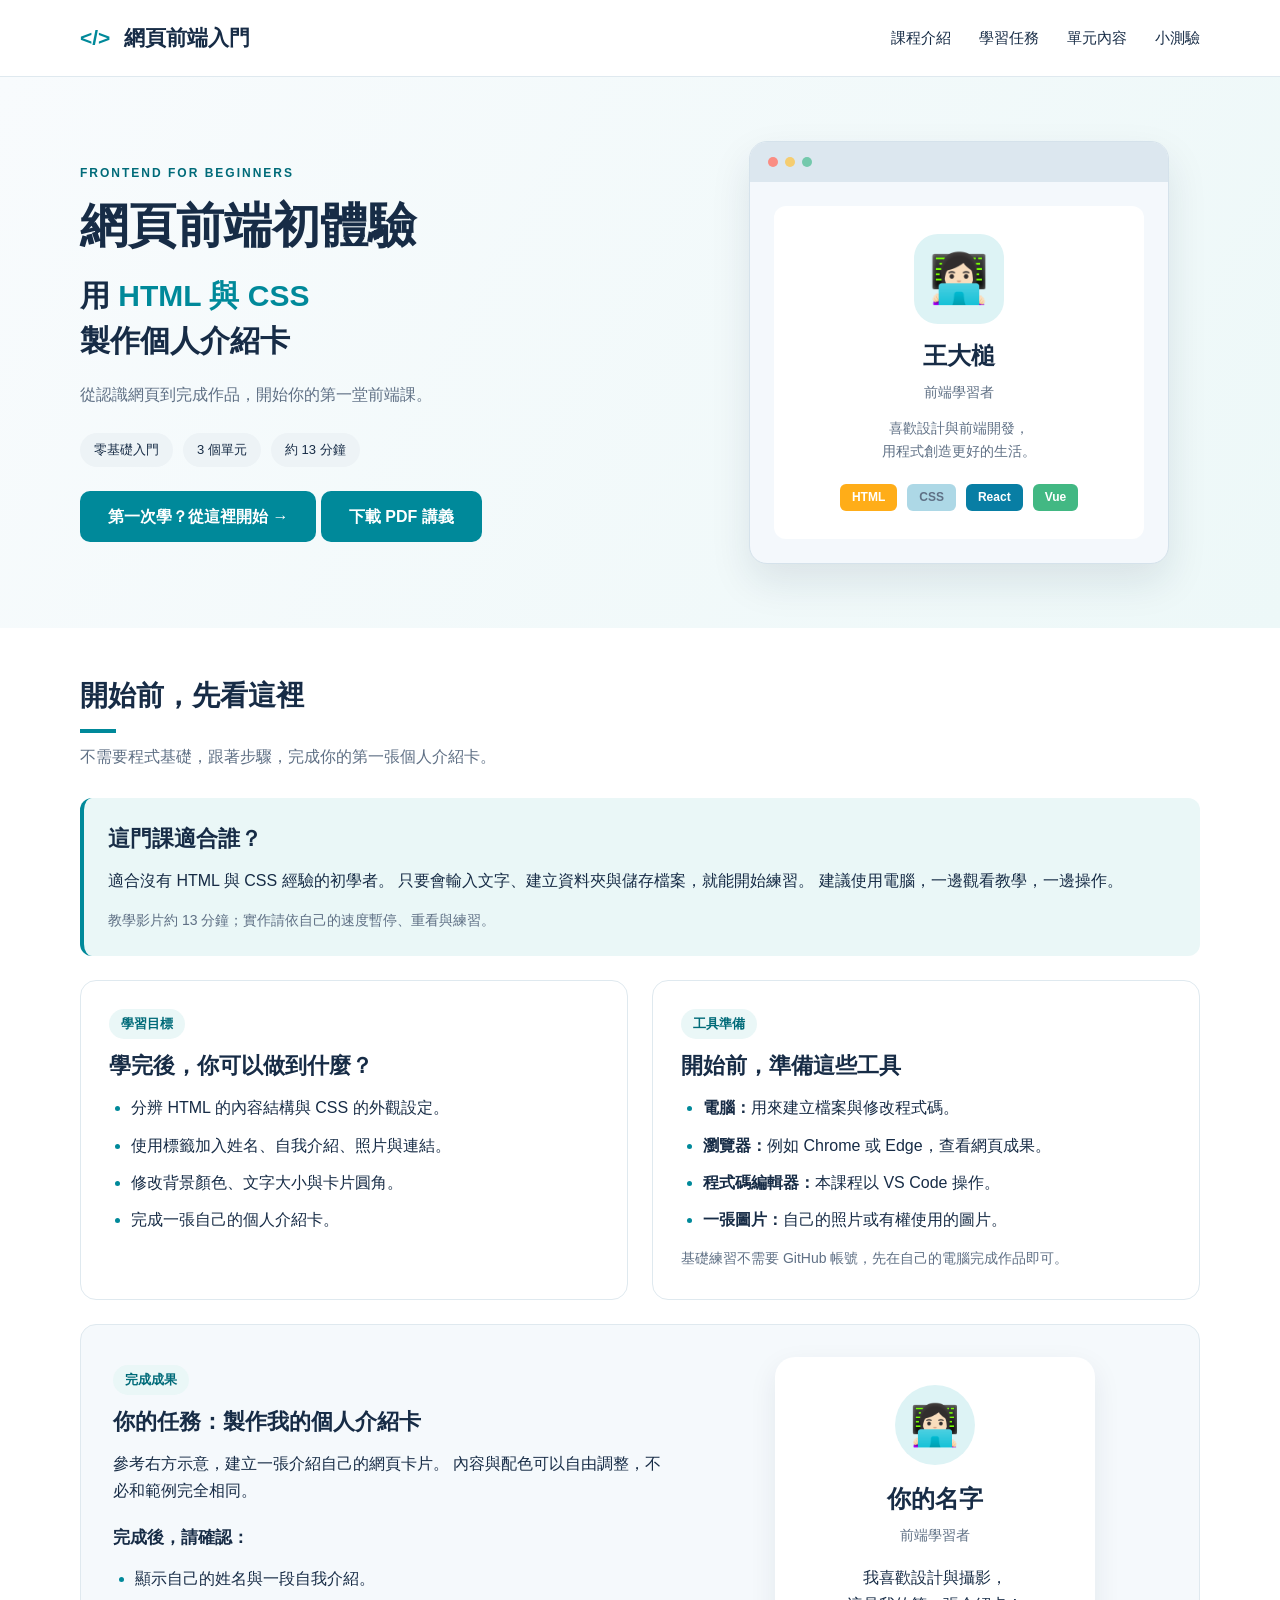
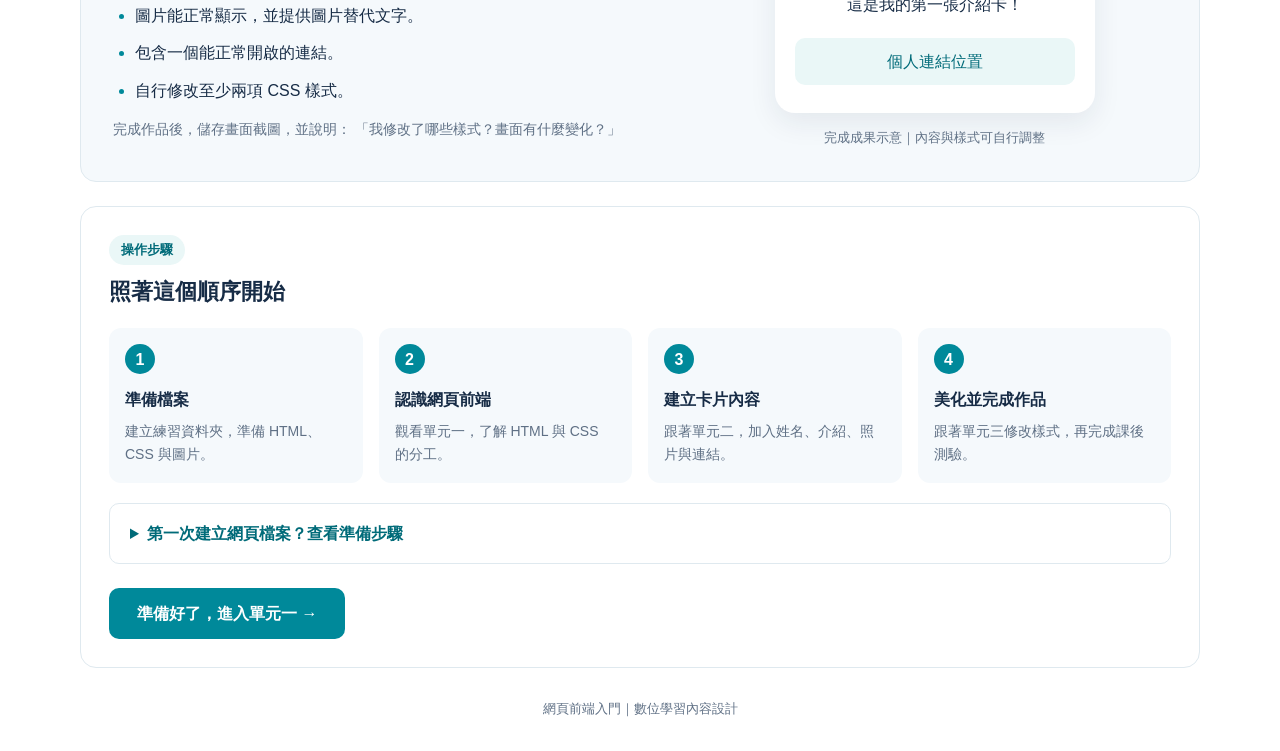
<file: index.html>
<!doctype html>
<html lang="zh-Hant">
  <head>
    <meta charset="UTF-8" />
    <meta name="viewport" content="width=device-width, initial-scale=1.0" />
    <title>網頁前端初體驗</title>
    <link rel="stylesheet" href="index.css" />
  </head>

  <body>
    <header class="header">
      <nav class="container navbar" aria-label="主要導覽">
        <a class="logo" href="#home"> <span>&lt;/&gt;</span> 網頁前端入門 </a>

        <div class="nav-links">
          <a href="#home">課程介紹</a>
          <a href="./TaskPage/Task.html">學習任務</a>
          <a href="./LessonPage/Lessons.html">單元內容</a>
          <a href="./TestPage/Test.html">小測驗</a>
        </div>
      </nav>
    </header>

    <main>
      <!-- 課程介紹 -->
      <section class="hero" id="home">
        <div class="container hero-layout">
          <div>
            <p class="eyebrow">FRONTEND FOR BEGINNERS</p>
            <h1>網頁前端初體驗</h1>
            <h2>用 <span>HTML 與 CSS</span><br />製作個人介紹卡</h2>
            <p class="hero-description">從認識網頁到完成作品，開始你的第一堂前端課。</p>

            <div class="tags">
              <span>零基礎入門</span>
              <span>3 個單元</span>
              <span>約 13 分鐘</span>
            </div>
            <a class="button" href="#start">第一次學？從這裡開始 →</a>
            <a class="button" href="file/course.pdf" download> 下載 PDF 講義 </a>
          </div>

          <!-- 用 HTML 與 CSS 製作的示範卡片 -->
          <div class="browser-preview">
            <div class="browser-bar"><span></span><span></span><span></span></div>

            <div class="profile-preview">
              <div class="avatar" aria-hidden="true">👩🏻‍💻</div>
              <h3>王大槌</h3>
              <p class="profile-label">前端學習者</p>
              <p>喜歡設計與前端開發，<br />用程式創造更好的生活。</p>
              <div class="code-tags">
                <span class="orange">HTML</span>
                <span class="blue">CSS</span>
                <span class="purple">React</span>
                <span class="green">Vue</span>
              </div>
            </div>
          </div>
        </div>
      </section>

      <!-- 新手學習指引 -->
      <section class="container beginner-guide" id="start" aria-labelledby="guide-title">
        <div class="section-heading">
          <h2 id="guide-title">開始前，先看這裡</h2>
          <p>不需要程式基礎，跟著步驟，完成你的第一張個人介紹卡。</p>
        </div>

        <!-- 課程對象與先備條件 -->
        <div class="guide-notice">
          <h3>這門課適合誰？</h3>
          <p>
            適合沒有 HTML 與 CSS 經驗的初學者。 只要會輸入文字、建立資料夾與儲存檔案，就能開始練習。
            建議使用電腦，一邊觀看教學，一邊操作。
          </p>
          <p class="guide-time">教學影片約 13 分鐘；實作請依自己的速度暫停、重看與練習。</p>
        </div>

        <div class="guide-grid">
          <!-- 學習目標 -->
          <article class="guide-panel">
            <span class="guide-tag">學習目標</span>
            <h3>學完後，你可以做到什麼？</h3>

            <ul class="guide-list">
              <li>分辨 HTML 的內容結構與 CSS 的外觀設定。</li>
              <li>使用標籤加入姓名、自我介紹、照片與連結。</li>
              <li>修改背景顏色、文字大小與卡片圓角。</li>
              <li>完成一張自己的個人介紹卡。</li>
            </ul>
          </article>

          <!-- 工具準備 -->
          <article class="guide-panel">
            <span class="guide-tag">工具準備</span>
            <h3>開始前，準備這些工具</h3>

            <ul class="guide-list">
              <li><strong>電腦：</strong>用來建立檔案與修改程式碼。</li>
              <li><strong>瀏覽器：</strong>例如 Chrome 或 Edge，查看網頁成果。</li>
              <li><strong>程式碼編輯器：</strong>本課程以 VS Code 操作。</li>
              <li><strong>一張圖片：</strong>自己的照片或有權使用的圖片。</li>
            </ul>

            <p class="guide-note">基礎練習不需要 GitHub 帳號，先在自己的電腦完成作品即可。</p>
          </article>
        </div>

        <!-- 預期成果 -->
        <article class="guide-outcome">
          <div class="guide-outcome-copy">
            <span class="guide-tag">完成成果</span>
            <h3>你的任務：製作我的個人介紹卡</h3>
            <p>
              參考右方示意，建立一張介紹自己的網頁卡片。
              內容與配色可以自由調整，不必和範例完全相同。
            </p>

            <h4>完成後，請確認：</h4>
            <ul class="guide-list">
              <li>顯示自己的姓名與一段自我介紹。</li>
              <li>圖片能正常顯示，並提供圖片替代文字。</li>
              <li>包含一個能正常開啟的連結。</li>
              <li>自行修改至少兩項 CSS 樣式。</li>
            </ul>

            <p class="guide-note">
              完成作品後，儲存畫面截圖，並說明： 「我修改了哪些樣式？畫面有什麼變化？」
            </p>
          </div>

          <!-- 不需額外圖片檔的成果示意 -->
          <figure class="guide-preview">
            <div class="guide-demo-card">
              <div class="guide-demo-avatar" aria-hidden="true">👩🏻‍💻</div>
              <h4>你的名字</h4>
              <p class="guide-demo-role">前端學習者</p>
              <p>我喜歡設計與攝影，<br />這是我的第一張介紹卡！</p>
              <span class="guide-demo-link">個人連結位置</span>
            </div>
            <figcaption>完成成果示意｜內容與樣式可自行調整</figcaption>
          </figure>
        </article>

        <!-- 操作順序 -->
        <article class="guide-panel guide-process">
          <span class="guide-tag">操作步驟</span>
          <h3>照著這個順序開始</h3>

          <ol class="guide-steps">
            <li>
              <strong>準備檔案</strong>
              <p>建立練習資料夾，準備 HTML、CSS 與圖片。</p>
            </li>
            <li>
              <strong>認識網頁前端</strong>
              <p>觀看單元一，了解 HTML 與 CSS 的分工。</p>
            </li>
            <li>
              <strong>建立卡片內容</strong>
              <p>跟著單元二，加入姓名、介紹、照片與連結。</p>
            </li>
            <li>
              <strong>美化並完成作品</strong>
              <p>跟著單元三修改樣式，再完成課後測驗。</p>
            </li>
          </ol>

          <!-- 可展開的零基礎操作說明 -->
          <details class="guide-help">
            <summary>第一次建立網頁檔案？查看準備步驟</summary>

            <ol>
              <li>在電腦上建立一個資料夾，命名為 my-card。</li>
              <li>開啟 VS Code，透過「開啟資料夾」選取 my-card。</li>
              <li>在資料夾內新增 <code>index.html</code> 與 <code>style.css</code> 兩個檔案。</li>
              <li>
                將圖片放入同一個資料夾。若使用 JPG 圖片， 可以命名為 <code>avatar.jpg</code>；
                其他格式請保留正確副檔名，並在 HTML 使用一致的檔名。
              </li>
              <li>
                跟著單元教學輸入程式碼並儲存， 再用瀏覽器開啟 <code>index.html</code> 查看成果。
              </li>
            </ol>

            <p>
              每次修改後，記得先儲存檔案，再重新整理瀏覽器。
              目前只要在電腦開啟網頁，不需要先發布到網路。
            </p>
          </details>

          <div class="guide-actions">
            <a class="button" href="./LessonPage/Lessons.html">準備好了，進入單元一 →</a>
          </div>
        </article>
      </section>
    </main>

    <footer class="footer">
      <p>網頁前端入門｜數位學習內容設計</p>
    </footer>
  </body>
</html>
</file>
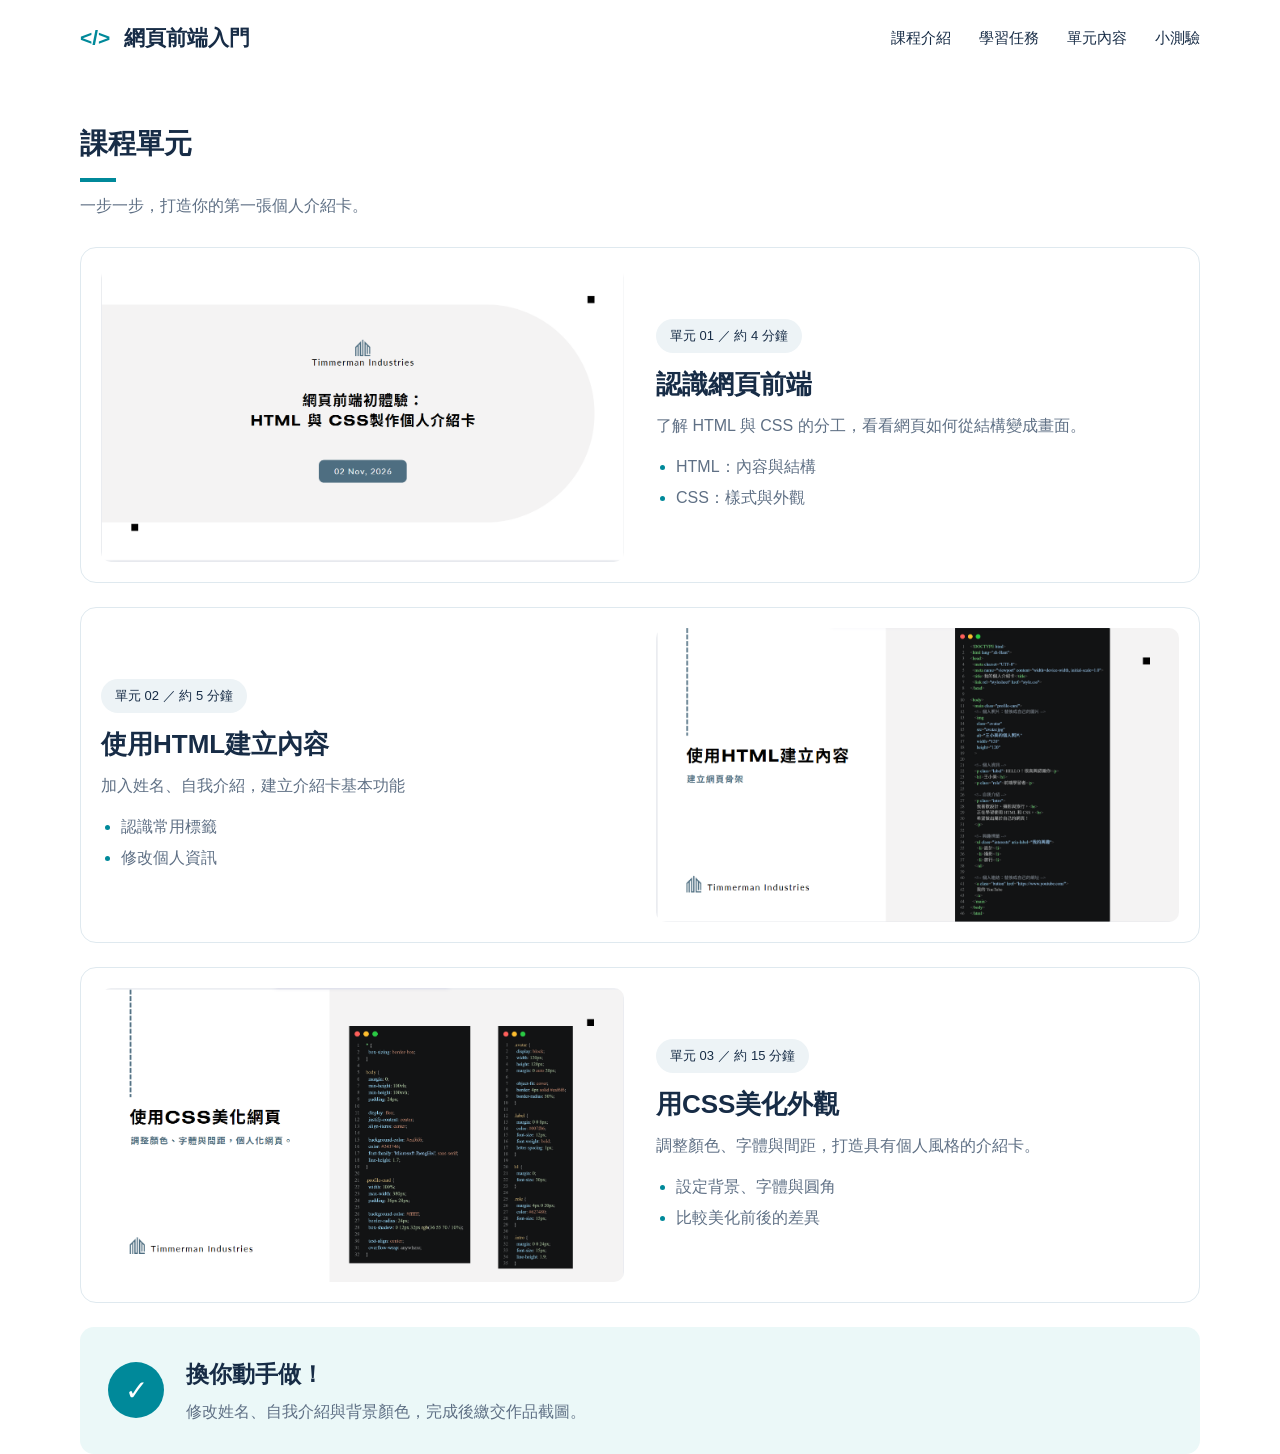
<file: LessonPage/Lessons.html>
<!doctype html>
<html lang="en">
  <head>
    <meta charset="UTF-8" />
    <meta name="viewport" content="width=device-width, initial-scale=1.0" />
    <title>課程單元</title>
    <link rel="stylesheet" href="./Lessons.css" />
  </head>
  <body>
    <nav class="container navbar" aria-label="主要導覽">
      <a class="logo" href="../index.htm"> <span>&lt;/&gt;</span> 網頁前端入門 </a>

      <div class="nav-links">
        <a href="../index.html">課程介紹</a>
        <a href="../TaskPage/Task.html">學習任務</a>
        <a href="#lessons">單元內容</a>
        <a href="../TestPage/Test.html">小測驗</a>
      </div>
    </nav>
    <!-- 課程單元 -->
    <section class="container lessons" id="lessons">
      <div class="section-heading">
        <h2>課程單元</h2>
        <p>一步一步，打造你的第一張個人介紹卡。</p>
      </div>

      <!-- 第一單元：影片左、文字右 -->
      <article class="lesson-card">
        <a
          class="lesson-video youtube-link"
          href="https://youtu.be/D74YzHXy2bI"
          target="_blank"
          rel="noopener noreferrer"
          aria-label="前往 YouTube 觀看單元一：認識網頁前端（另開分頁）">
          <img src="../IMG/part1.png" alt="單元一：認識網頁前端影片封面" loading="lazy" />
        </a>

        <div class="lesson-content">
          <span class="lesson-label">單元 01 ／ 約 4 分鐘</span>
          <h3>認識網頁前端</h3>
          <p>了解 HTML 與 CSS 的分工，看看網頁如何從結構變成畫面。</p>
          <ul>
            <li>HTML：內容與結構</li>
            <li>CSS：樣式與外觀</li>
          </ul>
        </div>
      </article>

      <!-- 第二單元：影片右、文字左 -->
      <article class="lesson-card">
        <div class="lesson-content">
          <span class="lesson-label">單元 02 ／ 約 5 分鐘</span>
          <h3>使用HTML建立內容</h3>
          <p>加入姓名、自我介紹，建立介紹卡基本功能</p>
          <ul>
            <li>認識常用標籤</li>
            <li>修改個人資訊</li>
          </ul>
        </div>

        <a
          class="lesson-video youtube-link"
          href="https://youtu.be/rQRbaZ-hVwU"
          target="_blank"
          rel="noopener noreferrer"
          aria-label="前往 YouTube 觀看單元一：認識網頁前端（另開分頁）">
          <img src="../IMG/part2.png" alt="單元二：建立卡片內容" loading="lazy" />
        </a>
      </article>

      <!-- 第三單元：影片左、文字右 -->
      <article class="lesson-card">
        <a
          class="lesson-video youtube-link"
          href="https://youtu.be/UIMlezlmfpA"
          target="_blank"
          rel="noopener noreferrer"
          aria-label="前往 YouTube 觀看單元一：認識網頁前端（另開分頁）">
          <img src="../IMG/part3.png" alt="單元三：CSS美化" loading="lazy" />
        </a>

        <div class="lesson-content">
          <span class="lesson-label">單元 03 ／ 約 15 分鐘</span>
          <h3>用CSS美化外觀</h3>
          <p>調整顏色、字體與間距，打造具有個人風格的介紹卡。</p>
          <ul>
            <li>設定背景、字體與圓角</li>
            <li>比較美化前後的差異</li>
          </ul>
        </div>
      </article>

      <!-- 學習任務 -->
      <section class="task" id="task" aria-labelledby="task-title">
        <span class="task-icon" aria-hidden="true">✓</span>
        <div>
          <h2 id="task-title">換你動手做！</h2>
          <p>修改姓名、自我介紹與背景顏色，完成後繳交作品截圖。</p>
        </div>
      </section>
    </section>
  </body>
</html>
</file>
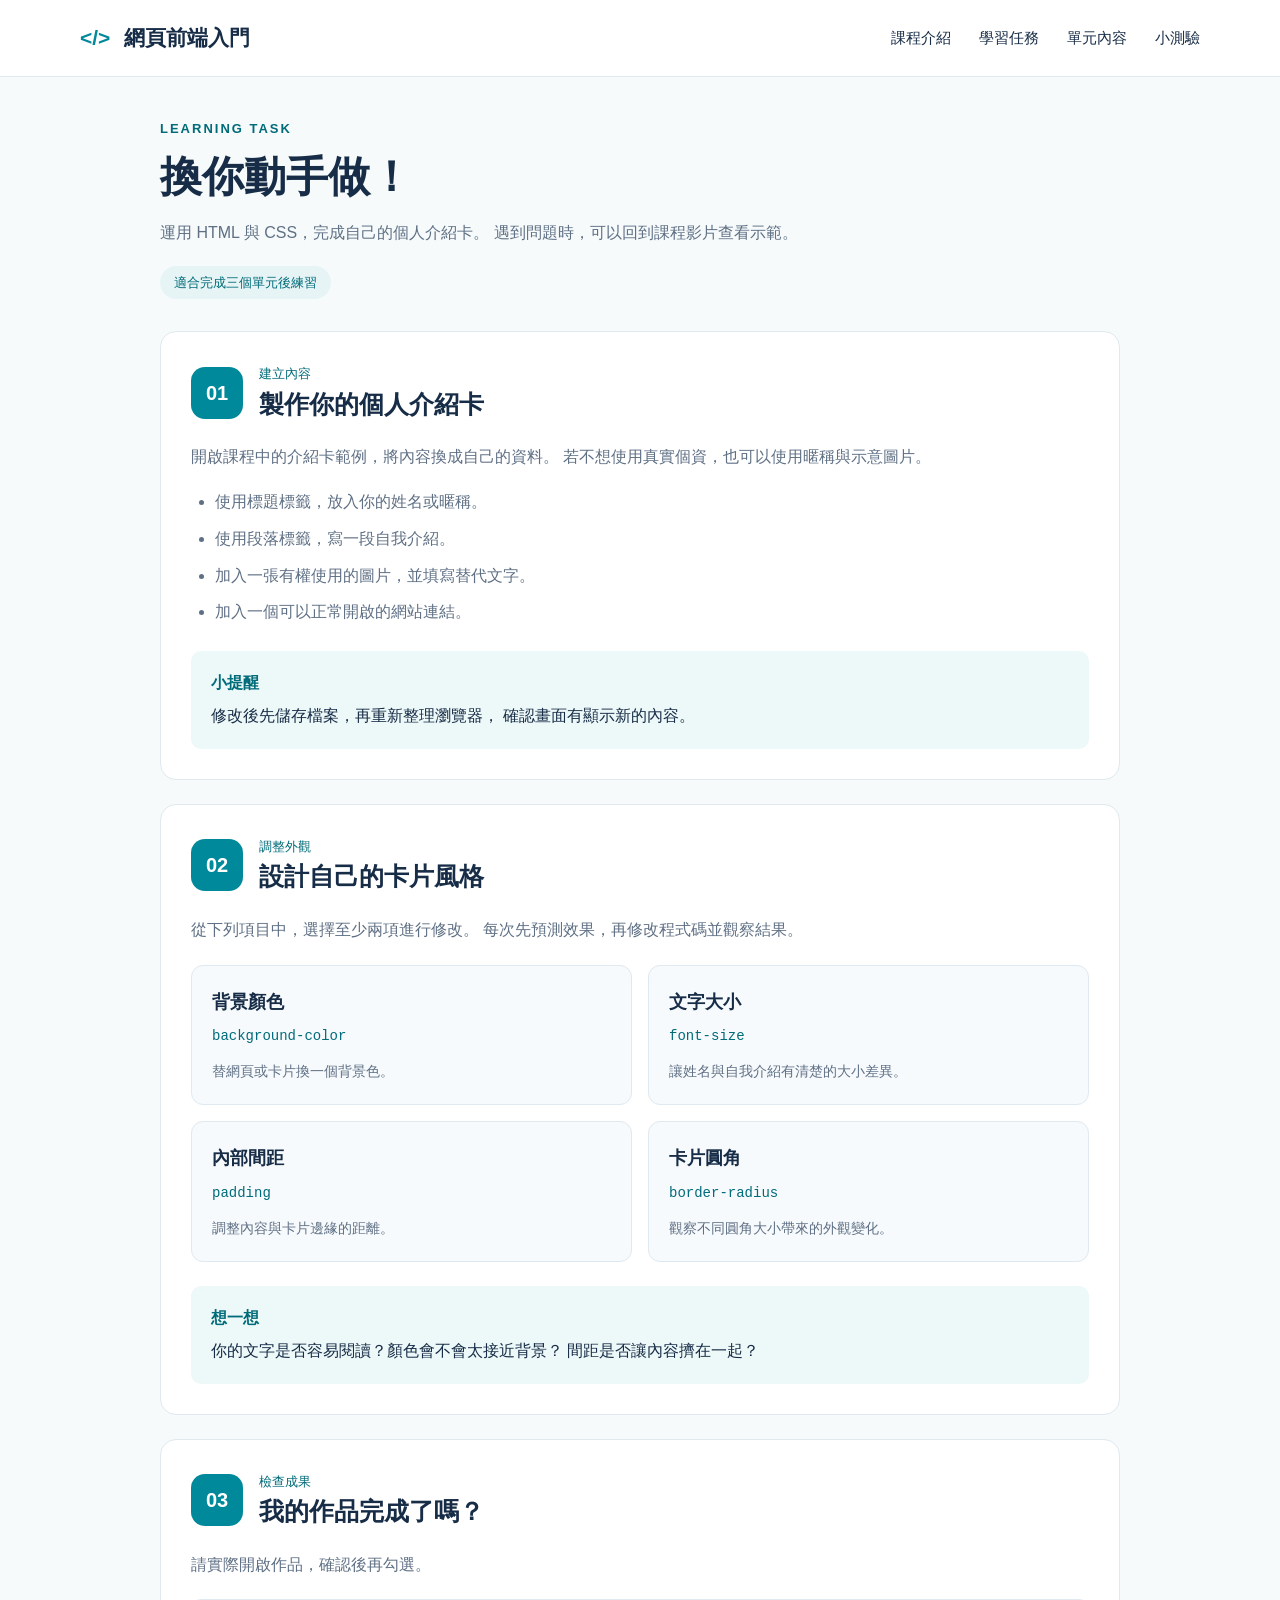
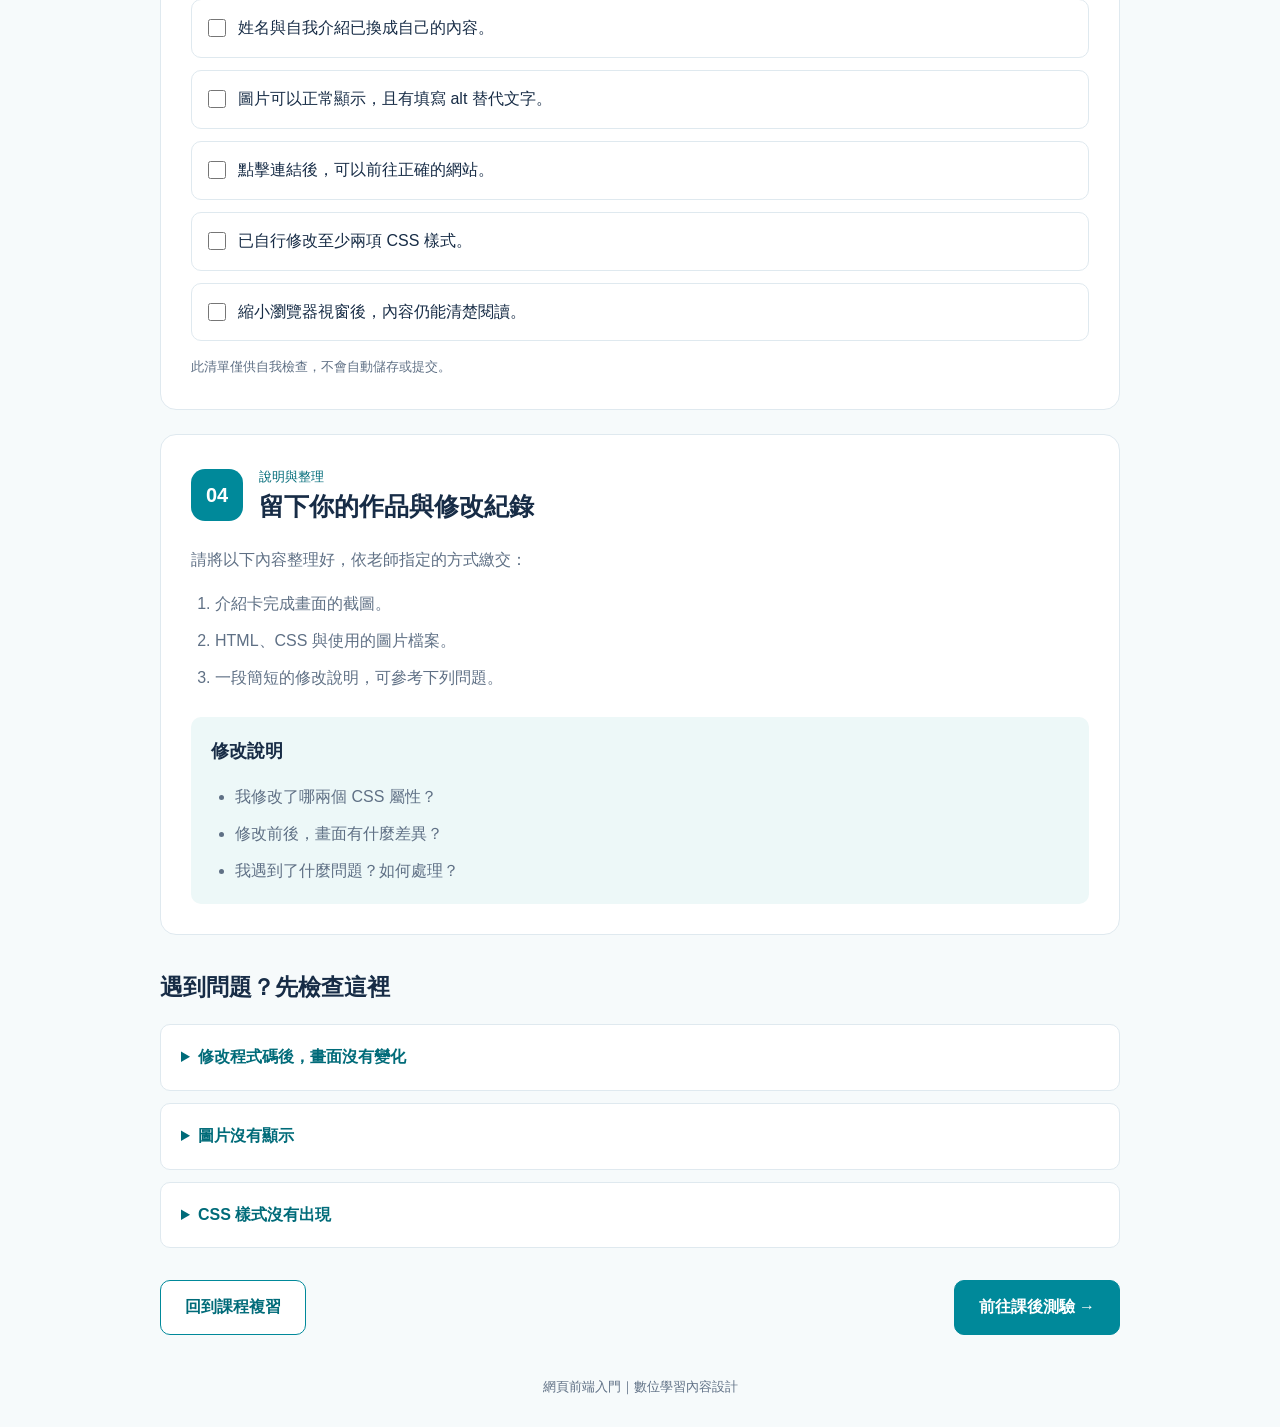
<file: TaskPage/Task.html>
<!doctype html>
<html lang="zh-Hant">
  <head>
    <meta charset="UTF-8" />
    <meta name="viewport" content="width=device-width, initial-scale=1.0" />
    <title>學習任務｜網頁前端入門</title>
    <link rel="stylesheet" href="./Task.css" />
  </head>

  <body>
    <header class="header">
      <nav class="container navbar" aria-label="主要導覽">
        <a class="logo" href="../index.html"><span>&lt;/&gt;</span> 網頁前端入門</a>

        <div class="nav-links">
          <a href="../index.html">課程介紹</a>
          <a href="./Task.html" aria-current="page">學習任務</a>
          <a href="../LessonPage/Lessons.html">單元內容</a>
          <a href="../TestPage/Test.html">小測驗</a>
        </div>
      </nav>
    </header>

    <main class="container">
      <section class="intro">
        <p class="eyebrow">LEARNING TASK</p>
        <h1>換你動手做！</h1>
        <p>運用 HTML 與 CSS，完成自己的個人介紹卡。 遇到問題時，可以回到課程影片查看示範。</p>
        <span class="tag">適合完成三個單元後練習</span>
      </section>

      <!-- 任務一 -->
      <section class="task-card" aria-labelledby="task-one">
        <div class="task-heading">
          <span class="step-number" aria-hidden="true">01</span>
          <div>
            <p class="step-label">建立內容</p>
            <h2 id="task-one">製作你的個人介紹卡</h2>
          </div>
        </div>

        <p>
          開啟課程中的介紹卡範例，將內容換成自己的資料。
          若不想使用真實個資，也可以使用暱稱與示意圖片。
        </p>

        <ul class="requirements">
          <li>使用標題標籤，放入你的姓名或暱稱。</li>
          <li>使用段落標籤，寫一段自我介紹。</li>
          <li>加入一張有權使用的圖片，並填寫替代文字。</li>
          <li>加入一個可以正常開啟的網站連結。</li>
        </ul>

        <div class="tip">
          <strong>小提醒</strong>
          <p>修改後先儲存檔案，再重新整理瀏覽器， 確認畫面有顯示新的內容。</p>
        </div>
      </section>

      <!-- 任務二 -->
      <section class="task-card" aria-labelledby="task-two">
        <div class="task-heading">
          <span class="step-number" aria-hidden="true">02</span>
          <div>
            <p class="step-label">調整外觀</p>
            <h2 id="task-two">設計自己的卡片風格</h2>
          </div>
        </div>

        <p>從下列項目中，選擇至少兩項進行修改。 每次先預測效果，再修改程式碼並觀察結果。</p>

        <div class="style-grid">
          <div class="style-item">
            <h3>背景顏色</h3>
            <code>background-color</code>
            <p>替網頁或卡片換一個背景色。</p>
          </div>

          <div class="style-item">
            <h3>文字大小</h3>
            <code>font-size</code>
            <p>讓姓名與自我介紹有清楚的大小差異。</p>
          </div>

          <div class="style-item">
            <h3>內部間距</h3>
            <code>padding</code>
            <p>調整內容與卡片邊緣的距離。</p>
          </div>

          <div class="style-item">
            <h3>卡片圓角</h3>
            <code>border-radius</code>
            <p>觀察不同圓角大小帶來的外觀變化。</p>
          </div>
        </div>

        <div class="tip">
          <strong>想一想</strong>
          <p>你的文字是否容易閱讀？顏色會不會太接近背景？ 間距是否讓內容擠在一起？</p>
        </div>
      </section>

      <!-- 自我檢查 -->
      <section class="task-card" aria-labelledby="task-three">
        <div class="task-heading">
          <span class="step-number" aria-hidden="true">03</span>
          <div>
            <p class="step-label">檢查成果</p>
            <h2 id="task-three">我的作品完成了嗎？</h2>
          </div>
        </div>

        <p>請實際開啟作品，確認後再勾選。</p>

        <div class="checklist">
          <label>
            <input type="checkbox" />
            <span>姓名與自我介紹已換成自己的內容。</span>
          </label>

          <label>
            <input type="checkbox" />
            <span>圖片可以正常顯示，且有填寫 alt 替代文字。</span>
          </label>

          <label>
            <input type="checkbox" />
            <span>點擊連結後，可以前往正確的網站。</span>
          </label>

          <label>
            <input type="checkbox" />
            <span>已自行修改至少兩項 CSS 樣式。</span>
          </label>

          <label>
            <input type="checkbox" />
            <span>縮小瀏覽器視窗後，內容仍能清楚閱讀。</span>
          </label>
        </div>

        <p class="note">此清單僅供自我檢查，不會自動儲存或提交。</p>
      </section>

      <!-- 學習反思與成果整理 -->
      <section class="task-card" aria-labelledby="task-four">
        <div class="task-heading">
          <span class="step-number" aria-hidden="true">04</span>
          <div>
            <p class="step-label">說明與整理</p>
            <h2 id="task-four">留下你的作品與修改紀錄</h2>
          </div>
        </div>

        <p>請將以下內容整理好，依老師指定的方式繳交：</p>

        <ol class="requirements">
          <li>介紹卡完成畫面的截圖。</li>
          <li>HTML、CSS 與使用的圖片檔案。</li>
          <li>一段簡短的修改說明，可參考下列問題。</li>
        </ol>

        <div class="reflection">
          <h3>修改說明</h3>
          <ul class="requirements">
            <li>我修改了哪兩個 CSS 屬性？</li>
            <li>修改前後，畫面有什麼差異？</li>
            <li>我遇到了什麼問題？如何處理？</li>
          </ul>
        </div>
      </section>

      <!-- 問題排解 -->
      <section class="help-section" aria-labelledby="help-title">
        <h2 id="help-title">遇到問題？先檢查這裡</h2>

        <details>
          <summary>修改程式碼後，畫面沒有變化</summary>
          <p>先確認檔案已儲存，再重新整理瀏覽器。 也要確認開啟的是正在編輯的那一份 HTML。</p>
        </details>

        <details>
          <summary>圖片沒有顯示</summary>
          <p>檢查 src 中的路徑、檔名、大小寫與副檔名， 是否和實際的圖片檔案一致。</p>
        </details>

        <details>
          <summary>CSS 樣式沒有出現</summary>
          <p>確認 HTML 有正確連結 CSS 檔案， 並檢查 HTML 的 class 名稱與 CSS 選擇器是否一致。</p>
        </details>
      </section>

      <div class="actions">
        <a class="button secondary" href="../LessonPage/Lessons.html"> 回到課程複習 </a>
        <a class="button" href="../TestPage/Test.html"> 前往課後測驗 → </a>
      </div>
    </main>

    <footer>網頁前端入門｜數位學習內容設計</footer>
  </body>
</html>
</file>
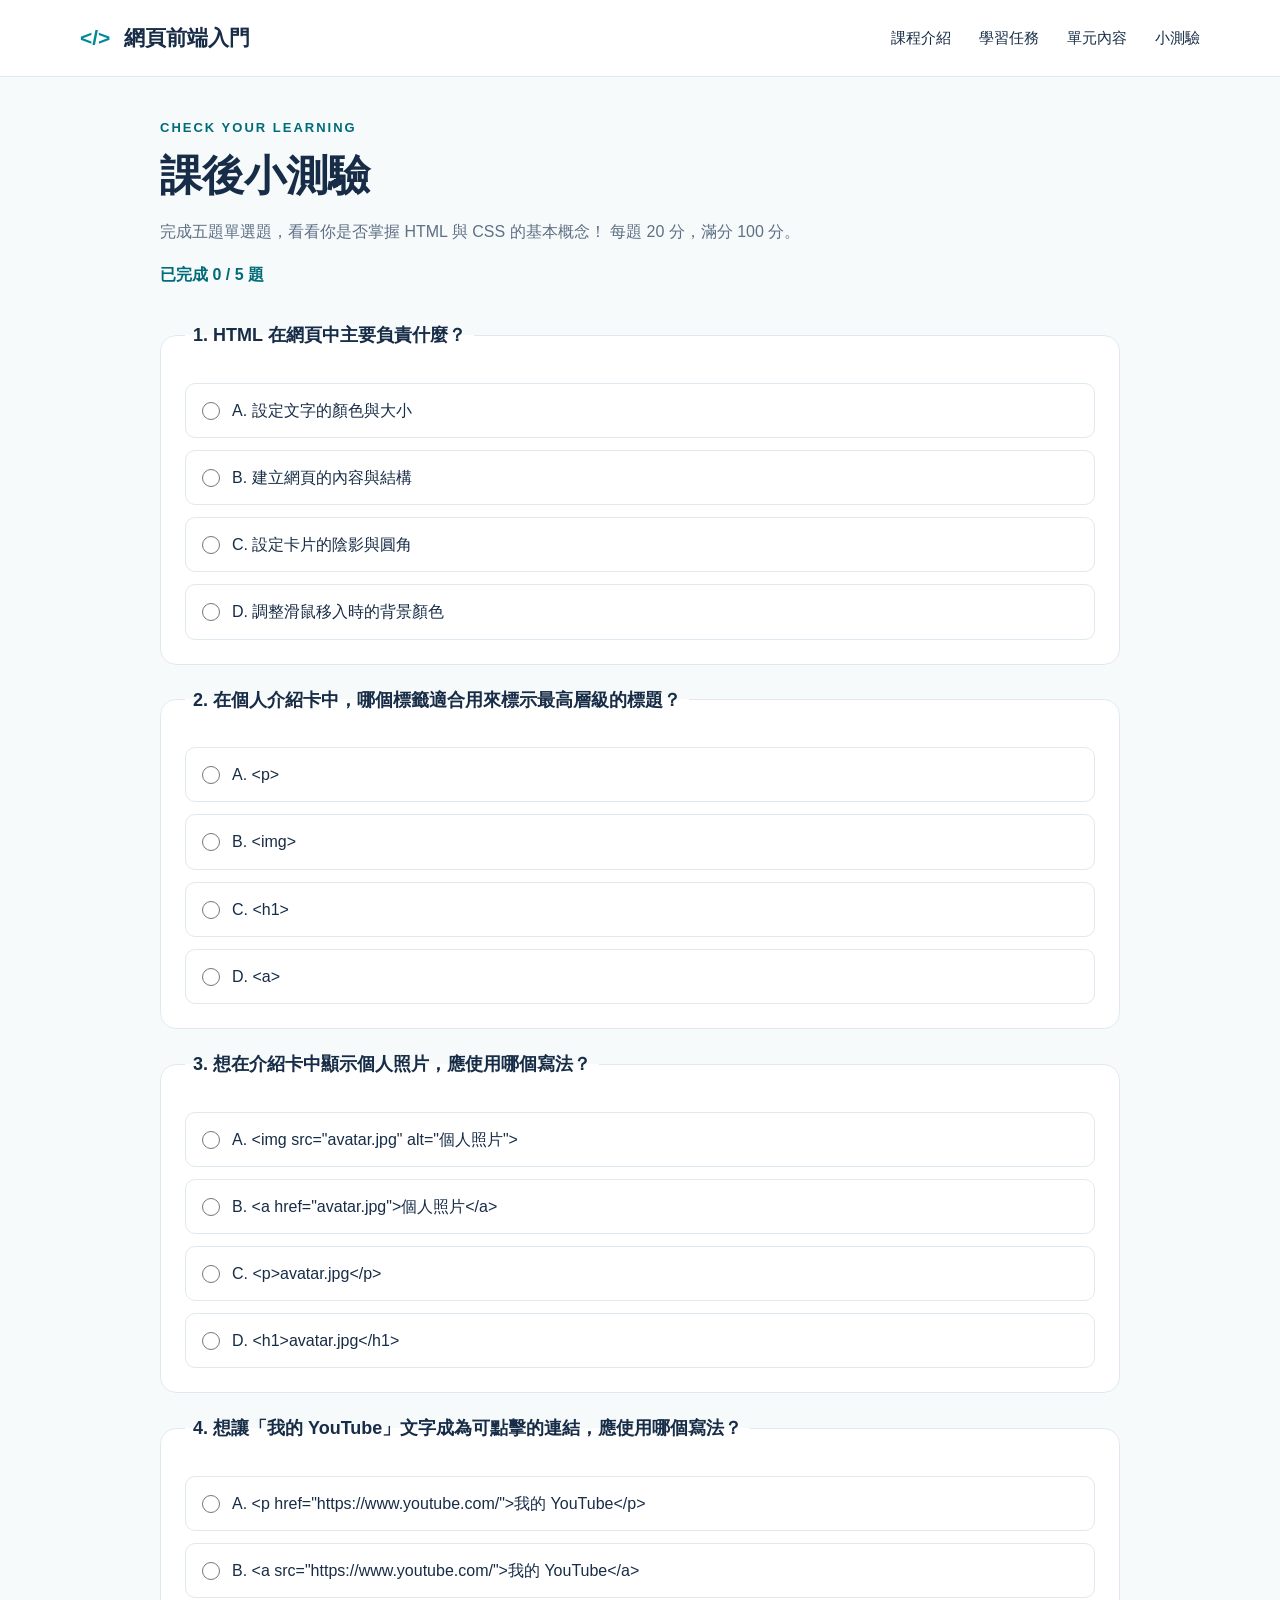
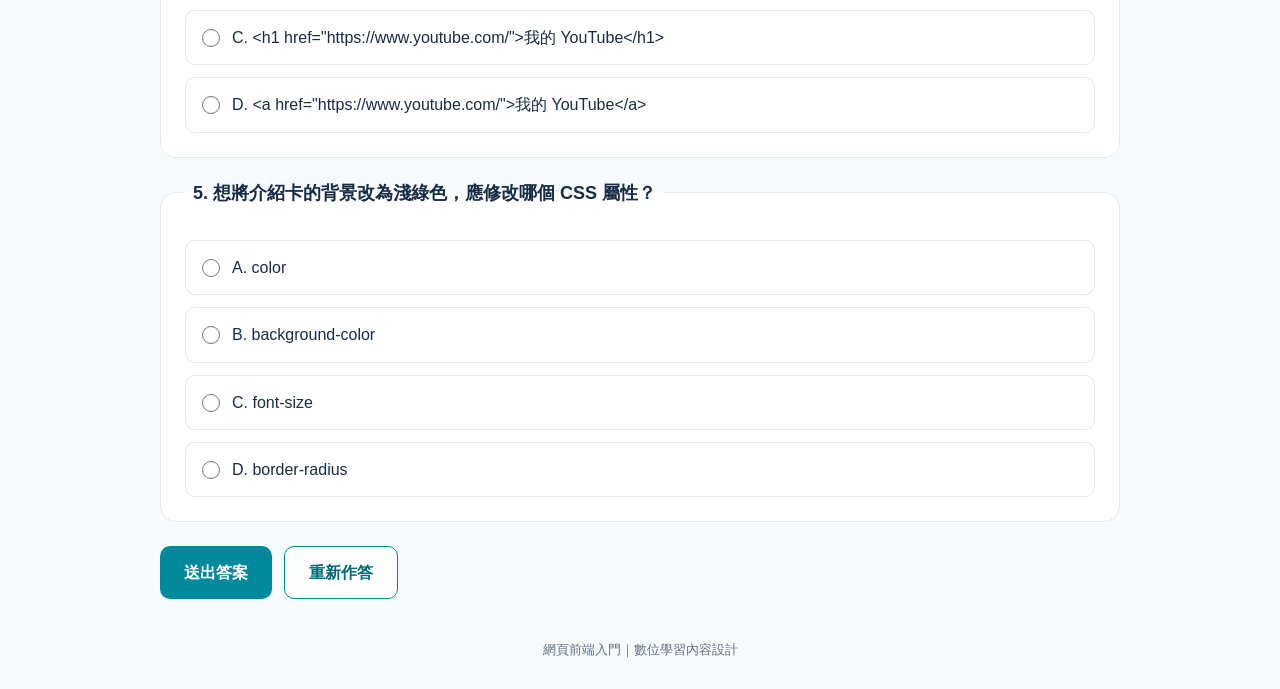
<file: TestPage/Test.html>
<!doctype html>
<html lang="zh-Hant">
  <head>
    <meta charset="UTF-8" />
    <meta name="viewport" content="width=device-width, initial-scale=1.0" />
    <title>課後小測驗｜網頁前端入門</title>

    <link rel="stylesheet" href="./Test.css" />
  </head>

  <body>
    <header class="header">
      <nav class="container navbar" aria-label="主要導覽">
        <a class="logo" href="../index.html"><span>&lt;/&gt;</span> 網頁前端入門</a>

        <div class="nav-links">
          <a href="../index.html">課程介紹</a>
          <a href="../TaskPage/Task.html">學習任務</a>
          <a href="../LessonPage/Lessons.html">單元內容</a>
          <a href="./Test.html" aria-current="page">小測驗</a>
        </div>
      </nav>
    </header>

    <main class="container">
      <section class="intro" aria-labelledby="page-title">
        <p class="eyebrow">CHECK YOUR LEARNING</p>
        <h1 id="page-title">課後小測驗</h1>
        <p class="description">
          完成五題單選題，看看你是否掌握 HTML 與 CSS 的基本概念！ 每題 20 分，滿分 100 分。
        </p>
        <p class="progress" id="progress" aria-live="polite">已完成 0 / 5 題</p>
      </section>

      <noscript>請啟用 JavaScript，才能顯示題目與計算成績。</noscript>

      <form id="quiz-form">
        <div id="questions"></div>

        <div class="actions">
          <button class="button" id="submit-button" type="submit">送出答案</button>
          <button class="button secondary" type="reset">重新作答</button>
        </div>
      </form>

      <section class="result" id="result" aria-labelledby="result-title" tabindex="-1" hidden>
        <h2 id="result-title"></h2>
        <p id="result-message"></p>
      </section>
    </main>

    <footer>網頁前端入門｜數位學習內容設計</footer>

    <script>
      // answer 是正確選項的位置，從 0 開始計算。
      const questions = [
        {
          title: 'HTML 在網頁中主要負責什麼？',
          options: [
            '設定文字的顏色與大小',
            '建立網頁的內容與結構',
            '設定卡片的陰影與圓角',
            '調整滑鼠移入時的背景顏色',
          ],
          answer: 1,
          explanation:
            'HTML 用來建立網頁的內容與結構，例如標題、段落、圖片與連結；外觀樣式則可以使用 CSS 設定。',
        },
        {
          title: '在個人介紹卡中，哪個標籤適合用來標示最高層級的標題？',
          options: ['<p>', '<img>', '<h1>', '<a>'],
          answer: 2,
          explanation:
            '<h1> 表示最高層級的標題；<p> 是段落、<img> 用來放圖片，<a> 搭配 href 可以建立連結。',
        },
        {
          title: '想在介紹卡中顯示個人照片，應使用哪個寫法？',
          options: [
            '<img src="avatar.jpg" alt="個人照片">',
            '<a href="avatar.jpg">個人照片</a>',
            '<p>avatar.jpg</p>',
            '<h1>avatar.jpg</h1>',
          ],
          answer: 0,
          explanation:
            '<img> 可以顯示圖片，src 指定圖片路徑，alt 提供替代文字。<a> 的寫法會建立連結，不會直接把照片顯示在卡片中。',
        },
        {
          title: '想讓「我的 YouTube」文字成為可點擊的連結，應使用哪個寫法？',
          options: [
            '<p href="https://www.youtube.com/">我的 YouTube</p>',
            '<a src="https://www.youtube.com/">我的 YouTube</a>',
            '<h1 href="https://www.youtube.com/">我的 YouTube</h1>',
            '<a href="https://www.youtube.com/">我的 YouTube</a>',
          ],
          answer: 3,
          explanation:
            '建立超連結需要使用 <a> 標籤，並透過 href 指定目的地網址。src 不能用來設定 <a> 的連結目的地。',
        },
        {
          title: '想將介紹卡的背景改為淺綠色，應修改哪個 CSS 屬性？',
          options: ['color', 'background-color', 'font-size', 'border-radius'],
          answer: 1,
          explanation:
            'background-color 設定背景顏色；color 設定文字顏色；font-size 設定文字大小；border-radius 設定圓角。',
        },
      ];

      const form = document.querySelector('#quiz-form');
      const questionContainer = document.querySelector('#questions');
      const progress = document.querySelector('#progress');
      const submitButton = document.querySelector('#submit-button');
      const result = document.querySelector('#result');
      const letters = ['A', 'B', 'C', 'D'];

      // 建立題目，使用 textContent 讓 HTML 標籤以文字顯示。
      questions.forEach((question, index) => {
        const fieldset = document.createElement('fieldset');
        fieldset.className = 'question-card';

        const legend = document.createElement('legend');
        legend.textContent = `${index + 1}. ${question.title}`;
        fieldset.appendChild(legend);

        const options = document.createElement('div');
        options.className = 'options';

        question.options.forEach((option, optionIndex) => {
          const label = document.createElement('label');
          label.className = 'option';

          const input = document.createElement('input');
          input.type = 'radio';
          input.name = `q${index}`;
          input.value = optionIndex;
          input.required = true;

          const text = document.createElement('span');
          text.textContent = `${letters[optionIndex]}. ${option}`;

          label.append(input, text);
          options.appendChild(label);
        });

        const feedback = document.createElement('p');
        feedback.className = 'feedback';
        feedback.id = `feedback-${index}`;
        feedback.hidden = true;

        fieldset.append(options, feedback);
        questionContainer.appendChild(fieldset);
      });

      // 顯示作答進度。
      form.addEventListener('change', () => {
        const count = form.querySelectorAll('input:checked').length;
        progress.textContent = `已完成 ${count} / ${questions.length} 題`;
      });

      // 原生表單驗證會要求每題都作答後才能送出。
      form.addEventListener('submit', (event) => {
        event.preventDefault();

        let correctCount = 0;

        questions.forEach((question, index) => {
          const selected = form.querySelector(`input[name="q${index}"]:checked`);
          const isCorrect = Number(selected.value) === question.answer;

          if (isCorrect) correctCount++;

          const inputs = form.querySelectorAll(`input[name="q${index}"]`);

          inputs.forEach((input) => {
            const label = input.closest('.option');

            if (Number(input.value) === question.answer) {
              label.classList.add('correct');
            } else if (input.checked) {
              label.classList.add('wrong');
            }

            // 送出後鎖定答案，重新作答時解除。
            input.disabled = true;
          });

          const feedback = document.querySelector(`#feedback-${index}`);
          feedback.textContent =
            `${isCorrect ? '✓ 答對了！' : '✕ 答錯了。'} ` +
            `正確答案：${letters[question.answer]}。` +
            question.explanation;
          feedback.hidden = false;
        });

        const score = correctCount * 20;

        document.querySelector('#result-title').textContent = `測驗成績：${score} 分`;

        document.querySelector('#result-message').textContent =
          `共答對 ${correctCount} / ${questions.length} 題。` +
          (score === 100
            ? '全部答對！接著試著完成自己的個人介紹卡吧。'
            : '可以查看各題解析，再回到課程複習並重新挑戰。');

        submitButton.disabled = true;
        result.hidden = false;
        result.focus();
      });

      // 清除答案、解析與成績。
      form.addEventListener('reset', () => {
        form.querySelectorAll('input').forEach((input) => {
          input.disabled = false;
        });

        form.querySelectorAll('.option').forEach((label) => {
          label.classList.remove('correct', 'wrong');
        });

        form.querySelectorAll('.feedback').forEach((feedback) => {
          feedback.hidden = true;
          feedback.textContent = '';
        });

        submitButton.disabled = false;
        result.hidden = true;
        progress.textContent = `已完成 0 / ${questions.length} 題`;

        // 等瀏覽器完成表單重設後，再將焦點移到第一題。
        requestAnimationFrame(() => {
          form.querySelector('input').focus();
        });
      });
    </script>
  </body>
</html>
</file>
<file: index.css>
/* 首頁專用樣式：導覽、主視覺、新手指引、頁尾與 RWD */

:root {
  --primary: #00899a;
  --primary-dark: #006b79;
  --text: #172c46;
  --muted: #5f7085;
  --border: #dfe9ef;
  --background: #ffffff;
  --surface: #edf3f6;
}

*,
*::before,
*::after {
  box-sizing: border-box;
}

html {
  scroll-behavior: smooth;
}

body {
  margin: 0;
  color: var(--text);
  background: var(--background);
  font-family: 'Noto Sans TC', 'Microsoft JhengHei', sans-serif;
  line-height: 1.7;
}

h1,
h2,
h3,
p {
  margin: 0;
}

a {
  color: inherit;
  text-decoration: none;
}

a:focus-visible {
  outline: 3px solid var(--primary);
  outline-offset: 5px;
}

.container {
  width: calc(100% - 48px);
  max-width: 1120px;
  margin-inline: auto;
}

section[id] {
  scroll-margin-top: 24px;
}

.hero-layout > * {
  min-width: 0;
}

.hero-description {
  overflow-wrap: anywhere;
}

.header {
  background: var(--background);
  border-bottom: 1px solid var(--border);
}

.navbar {
  display: flex;
  justify-content: space-between;
  align-items: center;
  gap: 20px;
  min-height: 76px;
}

.logo {
  font-size: 21px;
  font-weight: 800;
}

.logo span {
  margin-right: 8px;
  color: var(--primary);
}

.nav-links {
  display: flex;
  flex-wrap: wrap;
  align-items: center;
  gap: 28px;
  font-size: 15px;
}

.nav-links a {
  display: inline-flex;
  align-items: center;
  min-height: 44px;
  transition: color 0.2s ease;
}

.nav-links a:hover {
  color: var(--primary);
}

.hero {
  padding: 64px 0;
  background: linear-gradient(120deg, #f8fbfd, #edf8f8);
}

.hero-layout {
  display: grid;
  grid-template-columns:
    minmax(0, 1.2fr)
    minmax(0, 1fr);
  align-items: center;
  gap: 60px;
}

.eyebrow {
  margin-bottom: 12px;
  color: var(--primary-dark);
  font-size: 12px;
  font-weight: 700;
  letter-spacing: 2px;
}

.hero h1 {
  margin-bottom: 16px;
  font-size: clamp(28px, 4vw, 48px);
  line-height: 1.3;
}

.hero h2 {
  font-size: clamp(20px, 2.5vw, 30px);
  line-height: 1.5;
}

.hero h2 span {
  color: var(--primary);
}

.hero-description {
  margin-top: 18px;
  color: var(--muted);
}

.tags {
  display: flex;
  flex-wrap: wrap;
  gap: 10px;
  margin: 24px 0;
}

.tags span {
  display: inline-block;
  padding: 6px 14px;
  background: var(--surface);
  border-radius: 30px;
  font-size: 13px;
}

.button {
  display: inline-flex;
  justify-content: center;
  align-items: center;
  min-height: 48px;
  padding: 12px 28px;
  color: #ffffff;
  background: var(--primary);
  border-radius: 10px;
  font-weight: 700;
  transition: background-color 0.2s ease;
}

.button:hover {
  background: var(--primary-dark);
}

.browser-preview {
  justify-self: center;
  width: 100%;
  max-width: 420px;
  overflow: hidden;
  background: #f4f8fc;
  border: 1px solid #d5e2eb;
  border-radius: 18px;
  box-shadow: 0 18px 40px rgb(23 44 70 / 10%);
}

.browser-bar {
  display: flex;
  gap: 7px;
  padding: 15px 18px;
  background: #dce7ef;
}

.browser-bar span {
  width: 10px;
  height: 10px;
  background: #fa8d83;
  border-radius: 50%;
}

.browser-bar span:nth-child(2) {
  background: #f5cd70;
}

.browser-bar span:nth-child(3) {
  background: #74c9ac;
}

.profile-preview {
  margin: 24px;
  padding: 28px 20px;
  background: #ffffff;
  border-radius: 12px;
  text-align: center;
}

.avatar {
  display: grid;
  place-items: center;
  width: 90px;
  height: 90px;
  margin: 0 auto 12px;
  background: #ddf3f5;
  border-radius: 24px;
  font-size: 48px;
}

.profile-preview h3 {
  font-size: 24px;
}

.profile-preview p {
  color: var(--muted);
  font-size: 14px;
}

.profile-label {
  margin: 4px 0 12px;
}

.code-tags {
  display: flex;
  justify-content: center;
  flex-wrap: wrap;
  gap: 10px;
  margin-top: 20px;
}

.code-tags span {
  padding: 3px 12px;
  color: var(--primary-dark);
  background: #e9f8f7;
  border-radius: 6px;
  font-size: 12px;
  font-weight: 700;
}

.code-tags span.orange {
  background-color: orange;
  color: white;
  opacity: 0.9;
}

.code-tags span.blue {
  background-color: lightblue;
  color: #5f7085;
}

.code-tags span.purple {
  background-color: #087ea4;
  color: white;
}

.code-tags span.green {
  background-color: #42b883;
  color: white;
}

.section-heading {
  margin-bottom: 28px;
}

.section-heading h2 {
  font-size: 28px;
}

.section-heading h2::after {
  content: '';
  display: block;
  width: 36px;
  height: 4px;
  margin: 10px 0;
  background: var(--primary);
}

.section-heading p {
  color: var(--muted);
}

.beginner-guide {
  padding-top: 44px;
}

.beginner-guide h3 {
  margin: 10px 0 12px;
  font-size: 22px;
  line-height: 1.5;
}

.beginner-guide h4 {
  margin: 20px 0 8px;
  font-size: 17px;
}

.beginner-guide p,
.beginner-guide li {
  overflow-wrap: anywhere;
}

.guide-notice {
  margin-bottom: 24px;
  padding: 24px;
  background: #eaf7f7;
  border-left: 4px solid var(--primary);
  border-radius: 12px;
}

.guide-notice h3 {
  margin-top: 0;
}

.guide-time,
.guide-note {
  margin-top: 14px;
  color: var(--muted);
  font-size: 14px;
}

.guide-grid {
  display: grid;
  grid-template-columns: repeat(2, minmax(0, 1fr));
  gap: 24px;
}

.guide-panel {
  min-width: 0;
  padding: 28px;
  background: white;
  border: 1px solid var(--border);
  border-radius: 16px;
}

.guide-tag {
  display: inline-block;
  padding: 4px 12px;
  color: var(--primary-dark);
  background: #eaf7f7;
  border-radius: 20px;
  font-size: 13px;
  font-weight: bold;
}

.guide-list {
  margin: 12px 0 0;
  padding-left: 22px;
}

.guide-list li + li {
  margin-top: 10px;
}

.guide-list li::marker {
  color: var(--primary);
}

.guide-outcome {
  display: grid;
  grid-template-columns: minmax(0, 1.2fr) minmax(0, 1fr);
  align-items: center;
  gap: 32px;
  margin-top: 24px;
  padding: 32px;
  background: #f5f9fc;
  border: 1px solid var(--border);
  border-radius: 16px;
}

.guide-preview {
  width: 100%;
  max-width: 320px;
  margin: 0;
  justify-self: center;
}

.guide-demo-card {
  padding: 28px 20px;
  background: white;
  border-radius: 20px;
  box-shadow: 0 10px 28px rgb(23 44 70 / 8%);
  text-align: center;
}

.guide-demo-avatar {
  display: grid;
  place-items: center;
  width: 80px;
  height: 80px;
  margin: 0 auto 14px;
  background: #ddf3f5;
  border-radius: 50%;
  font-size: 40px;
}

.guide-demo-card h4 {
  margin: 0;
  font-size: 24px;
}

.guide-demo-role {
  margin: 4px 0 16px;
  color: var(--muted);
  font-size: 14px;
}

.guide-demo-link {
  display: block;
  margin-top: 20px;
  padding: 10px;
  color: var(--primary-dark);
  background: #eaf7f7;
  border-radius: 10px;
}

.guide-preview figcaption {
  margin-top: 14px;
  color: var(--muted);
  font-size: 13px;
  text-align: center;
}

.guide-process {
  margin-top: 24px;
}

.guide-steps {
  display: grid;
  grid-template-columns: repeat(4, minmax(0, 1fr));
  gap: 16px;
  margin: 20px 0;
  padding: 0;
  list-style: none;
  counter-reset: guide-step;
}

.guide-steps li {
  min-width: 0;
  padding: 16px;
  background: #f5f9fc;
  border-radius: 12px;
  counter-increment: guide-step;
}

.guide-steps li::before {
  content: counter(guide-step);
  display: grid;
  place-items: center;
  width: 30px;
  height: 30px;
  margin-bottom: 12px;
  color: white;
  background: var(--primary);
  border-radius: 50%;
  font-weight: bold;
}

.guide-steps strong {
  display: block;
  margin-bottom: 6px;
}

.guide-steps p {
  color: var(--muted);
  font-size: 14px;
}

.guide-help {
  margin-top: 20px;
  padding: 16px 20px;
  border: 1px solid var(--border);
  border-radius: 10px;
}

.guide-help summary {
  color: var(--primary-dark);
  font-weight: bold;
  cursor: pointer;
}

.guide-help ol {
  padding-left: 22px;
}

.guide-help li + li {
  margin-top: 10px;
}

.guide-help code {
  padding: 2px 5px;
  background: #edf3f6;
  border-radius: 4px;
}

.guide-actions {
  margin-top: 24px;
}

@media (max-width: 1024px) {
  .guide-steps {
    grid-template-columns: repeat(2, minmax(0, 1fr));
  }
}

@media (max-width: 768px) {
  .beginner-guide {
    padding-top: 32px;
  }

  .guide-grid,
  .guide-outcome {
    grid-template-columns: minmax(0, 1fr);
  }

  .guide-grid {
    gap: 16px;
  }

  .guide-panel,
  .guide-notice,
  .guide-outcome {
    padding: 20px;
  }

  .beginner-guide h3 {
    font-size: 20px;
  }
}

@media (max-width: 480px) {
  .guide-steps {
    grid-template-columns: minmax(0, 1fr);
  }

  .guide-help {
    padding: 14px;
  }
}

.footer {
  padding: 30px 20px;
  color: var(--muted);
  font-size: 13px;
  text-align: center;
}

@media (max-width: 1024px) {
  .hero {
    padding: 48px 0;
  }

  .hero-layout {
    grid-template-columns:
      minmax(0, 1.1fr)
      minmax(0, 1fr);
    gap: 28px;
  }

  .nav-links {
    gap: 20px;
  }

  .profile-preview {
    margin: 16px;
    padding: 24px 16px;
  }
}

@media (max-width: 768px) {
  .container {
    width: calc(100% - 32px);
  }

  .navbar {
    flex-direction: column;
    justify-content: center;
    gap: 8px;
    padding: 16px 0;
  }

  .logo {
    font-size: 20px;
  }

  .nav-links {
    justify-content: center;
    gap: 4px 20px;
    font-size: 14px;
  }

  .hero {
    padding: 36px 0;
  }

  .hero-layout {
    grid-template-columns: minmax(0, 1fr);
    gap: 32px;
  }

  .hero-description {
    font-size: 15px;
  }

  .tags {
    gap: 8px;
    margin: 20px 0;
  }

  .section-heading {
    margin-bottom: 20px;
  }

  .section-heading h2 {
    font-size: 26px;
  }
}

@media (max-width: 480px) {
  .container {
    width: calc(100% - 24px);
  }

  .hero {
    padding: 28px 0;
  }

  .eyebrow {
    font-size: 11px;
    letter-spacing: 1px;
  }

  .tags span {
    padding: 5px 10px;
    font-size: 12px;
  }

  .button {
    width: 100%;
    margin-left: 8px;
  }

  .profile-preview {
    padding: 20px 12px;
  }

  .footer {
    padding: 24px 12px;
    font-size: 12px;
  }
}

@media (prefers-reduced-motion: reduce) {
  html {
    scroll-behavior: auto;
  }

  .nav-links a,
  .button {
    transition: none;
  }
}
</file>
<file: LessonPage/Lessons.css>
/* 課程頁專用：基本設定、導覽列、單元卡片、學習任務與 RWD */

:root {
  --primary: #00899a;
  --primary-dark: #006b79;
  --text: #172c46;
  --muted: #5f7085;
  --border: #dfe9ef;
  --background: #ffffff;
  --surface: #edf3f6;
}

*,
*::before,
*::after {
  box-sizing: border-box;
}

html {
  scroll-behavior: smooth;
}

body {
  margin: 0;
  color: var(--text);
  background: var(--background);
  font-family: 'Noto Sans TC', 'Microsoft JhengHei', sans-serif;
  line-height: 1.7;
}

h2,
h3,
p {
  margin: 0;
}

a {
  color: inherit;
  text-decoration: none;
}

img {
  display: block;
  max-width: 100%;
}

a:focus-visible {
  outline: 3px solid var(--primary);
  outline-offset: 5px;
}

.container {
  width: calc(100% - 48px);
  max-width: 1120px;
  margin-inline: auto;
}

section[id] {
  scroll-margin-top: 24px;
}

.lesson-card > *,
.task > * {
  min-width: 0;
}

.lesson-content,
.task p {
  overflow-wrap: anywhere;
}

.navbar {
  display: flex;
  justify-content: space-between;
  align-items: center;
  gap: 20px;
  min-height: 76px;
}

.logo {
  font-size: 21px;
  font-weight: 800;
}

.logo span {
  margin-right: 8px;
  color: var(--primary);
}

.nav-links {
  display: flex;
  flex-wrap: wrap;
  align-items: center;
  gap: 28px;
  font-size: 15px;
}

.nav-links a {
  display: inline-flex;
  align-items: center;
  min-height: 44px;
  transition: color 0.2s ease;
}

.nav-links a:hover {
  color: var(--primary);
}

.lesson-label {
  display: inline-block;
  padding: 6px 14px;
  background: var(--surface);
  border-radius: 30px;
  font-size: 13px;
}

.lessons {
  padding-top: 44px;
}

.section-heading {
  margin-bottom: 28px;
}

.section-heading h2 {
  font-size: 28px;
}

.section-heading h2::after {
  content: '';
  display: block;
  width: 36px;
  height: 4px;
  margin: 10px 0;
  background: var(--primary);
}

.section-heading p {
  color: var(--muted);
}

.lesson-card {
  display: flex;
  align-items: center;
  gap: 32px;
  margin-bottom: 24px;
  padding: 20px;
  background: #ffffff;
  border: 1px solid var(--border);
  border-radius: 16px;
}

.lesson-card .lesson-video {
  flex: 0 0 calc(50% - 16px);
  width: calc(50% - 16px);
  height: auto;
  aspect-ratio: 16 / 9;
  object-fit: contain;
  background: #182a3d;
  border-radius: 10px;
}

.youtube-link {
  position: relative;
  display: block;
  overflow: hidden;
  border-radius: 10px;
}

.youtube-link img {
  display: block;
  width: 100%;
  height: 100%;
  aspect-ratio: 16 / 9;
  object-fit: cover;
}

.lesson-content {
  flex: 1;
  padding: 8px 0;
}

.lesson-content h3 {
  margin: 12px 0 8px;
  font-size: clamp(22px, 2.4vw, 26px);
  line-height: 1.5;
}

.lesson-content p,
.lesson-content ul {
  color: var(--muted);
}

.lesson-content ul {
  margin: 14px 0 0;
  padding-left: 20px;
}

.lesson-content li + li {
  margin-top: 4px;
}

.lesson-content li::marker {
  color: var(--primary);
}

.task {
  display: flex;
  align-items: center;
  gap: 22px;
  margin-top: 12px;
  padding: 28px;
  background: #ebf8f8;
  border-radius: 14px;
}

.task-icon {
  display: grid;
  place-items: center;
  flex-shrink: 0;
  width: 56px;
  height: 56px;
  color: #ffffff;
  background: var(--primary);
  border-radius: 50%;
  font-size: 28px;
}

.task h2 {
  margin-bottom: 4px;
  font-size: 23px;
}

.task p {
  color: var(--muted);
}

@media (max-width: 1024px) {
  .nav-links {
    gap: 20px;
  }

  .lesson-card {
    gap: 24px;
    padding: 18px;
  }

  .lesson-card .lesson-video {
    flex-basis: calc(50% - 12px);
    width: calc(50% - 12px);
  }
}

@media (max-width: 768px) {
  .container {
    width: calc(100% - 32px);
  }

  .navbar {
    flex-direction: column;
    justify-content: center;
    gap: 8px;
    padding: 16px 0;
  }

  .logo {
    font-size: 20px;
  }

  .nav-links {
    justify-content: center;
    gap: 4px 20px;
    font-size: 14px;
  }

  .lessons {
    padding-top: 32px;
    background: var(--muted) ;
  }

  .section-heading {
    margin-bottom: 20px;
  }

  .section-heading h2 {
    font-size: 26px;
  }

  .lesson-card {
    flex-direction: column;
    align-items: stretch;
    gap: 16px;
    margin-bottom: 20px;
    padding: 16px;
  }

  .lesson-card .lesson-video {
    flex: none;
    width: 100%;
  }

  .lesson-content {
    flex: none;
    width: 100%;
    padding: 0;
  }

  .lesson-content p,
  .lesson-content li {
    font-size: 15px;
  }

  .task {
    align-items: flex-start;
    gap: 14px;
    padding: 20px;
  }

  .task-icon {
    width: 44px;
    height: 44px;
    font-size: 24px;
  }

  .task h2 {
    font-size: 21px;
  }

  .task p {
    font-size: 15px;
  }
}

@media (max-width: 480px) {
  .container {
    width: calc(100% - 24px);
  }

  .lesson-card {
    padding: 12px;
    border-radius: 12px;
  }

  .lesson-label {
    padding: 5px 12px;
    font-size: 12px;
  }

  .task {
    flex-direction: column;
    gap: 12px;
    padding: 18px;
  }
}

@media (prefers-reduced-motion: reduce) {
  html {
    scroll-behavior: auto;
  }

  .nav-links a {
    transition: none;
  }
}

/* 手機版：將第二單元的封面也排列於文字上方 */
@media (max-width: 768px) {
  .lesson-card .lesson-video {
    order: -1;
  }
}
</file>
<file: TaskPage/Task.css>
/* 基本設定 */
:root {
  --primary: #00899a;
  --primary-dark: #006b79;
  --text: #172c46;
  --muted: #5f7085;
  --border: #dfe9ef;
}

*,
*::before,
*::after {
  box-sizing: border-box;
}

body {
  margin: 0;
  color: var(--text);
  background: #f6fafb;
  font-family: 'Microsoft JhengHei', sans-serif;
  line-height: 1.8;
}

h1,
h2,
h3,
p {
  margin: 0;
}

a {
  color: inherit;
  text-decoration: none;
}

.container {
  width: calc(100% - 40px);
  max-width: 960px;
  margin-inline: auto;
}

:focus-visible {
  outline: 3px solid var(--primary);
  outline-offset: 4px;
}

/* 導覽列 */
.header {
  background: white;
  border-bottom: 1px solid var(--border);
}

.navbar {
  display: flex;
  justify-content: space-between;
  align-items: center;
  gap: 20px;
  min-height: 76px;
  width: calc(100% - 48px);
  max-width: 1120px;
  font-family: 'Noto Sans TC', 'Microsoft JhengHei', sans-serif;
  line-height: 1.7;
}

.logo {
  font-size: 21px;
  font-weight: 800;
}

.logo span {
  margin-right: 8px;
  color: var(--primary);
}

.nav-links {
  display: flex;
  flex-wrap: wrap;
  align-items: center;
  gap: 28px;
  font-size: 15px;
}

.nav-links a {
  display: inline-flex;
  align-items: center;
  min-height: 44px;
  transition: color 0.2s ease;
}

.nav-links a:hover {
  color: var(--primary);
}

.navbar a:focus-visible {
  outline-offset: 5px;
}

/* 頁首介紹 */
main {
  padding-block: 40px;
}

.intro {
  margin-bottom: 32px;
}

.eyebrow {
  color: var(--primary-dark);
  font-size: 13px;
  font-weight: bold;
  letter-spacing: 2px;
}

h1 {
  margin: 8px 0 12px;
  font-size: clamp(30px, 5vw, 42px);
  line-height: 1.4;
}

.intro > p:not(.eyebrow) {
  color: var(--muted);
}

.tag {
  display: inline-block;
  margin-top: 18px;
  padding: 5px 14px;
  color: var(--primary-dark);
  background: #e6f4f5;
  border-radius: 24px;
  font-size: 13px;
}

/* 任務卡片 */
.task-card {
  margin-bottom: 24px;
  padding: 30px;
  background: white;
  border: 1px solid var(--border);
  border-radius: 16px;
}

.task-heading {
  display: flex;
  align-items: center;
  gap: 16px;
  margin-bottom: 20px;
}

.task-heading > div {
  min-width: 0;
}

.step-number {
  display: grid;
  place-items: center;
  flex-shrink: 0;
  width: 52px;
  height: 52px;
  color: white;
  background: var(--primary);
  border-radius: 14px;
  font-size: 20px;
  font-weight: bold;
}

.step-label {
  color: var(--primary-dark);
  font-size: 13px;
}

.task-heading h2 {
  font-size: clamp(20px, 3vw, 25px);
  line-height: 1.5;
}

.task-card > p,
.requirements {
  color: var(--muted);
}

.requirements {
  margin: 16px 0 0;
  padding-left: 24px;
}

.requirements li + li {
  margin-top: 8px;
}

/* 操作提示 */
.tip,
.reflection {
  margin-top: 24px;
  padding: 18px 20px;
  background: #edf8f8;
  border-radius: 10px;
}

.tip strong {
  color: var(--primary-dark);
}

.tip p {
  margin-top: 4px;
}

.reflection h3 {
  font-size: 18px;
}

/* CSS 練習選項 */
.style-grid {
  display: grid;
  grid-template-columns: repeat(2, minmax(0, 1fr));
  gap: 16px;
  margin-top: 20px;
}

.style-item {
  padding: 20px;
  background: #f7fafc;
  border: 1px solid var(--border);
  border-radius: 12px;
}

.style-item h3 {
  font-size: 18px;
}

.style-item code {
  display: inline-block;
  margin: 6px 0 10px;
  color: var(--primary-dark);
  font-size: 14px;
  overflow-wrap: anywhere;
}

.style-item p {
  color: var(--muted);
  font-size: 14px;
}

/* 自我檢查 */
.checklist {
  display: grid;
  gap: 12px;
  margin-top: 20px;
}

.checklist label {
  display: flex;
  align-items: flex-start;
  gap: 12px;
  padding: 14px 16px;
  border: 1px solid var(--border);
  border-radius: 10px;
  cursor: pointer;
}

.checklist input {
  flex-shrink: 0;
  width: 18px;
  height: 18px;
  margin: 5px 0 0;
  accent-color: var(--primary);
}

.checklist label:has(input:checked) {
  background: #edf8f0;
  border-color: #87b99a;
}

.task-card .note {
  margin-top: 14px;
  font-size: 13px;
}

/* 問題排解 */
.help-section {
  margin-top: 32px;
}

.help-section h2 {
  margin-bottom: 16px;
  font-size: 23px;
}

details {
  margin-bottom: 12px;
  padding: 18px 20px;
  background: white;
  border: 1px solid var(--border);
  border-radius: 10px;
}

summary {
  color: var(--primary-dark);
  font-weight: bold;
  cursor: pointer;
}

details p {
  margin-top: 12px;
  color: var(--muted);
}

/* 按鈕與頁尾 */
.actions {
  display: flex;
  justify-content: space-between;
  flex-wrap: wrap;
  gap: 16px;
  margin-top: 32px;
}

.button {
  display: inline-flex;
  justify-content: center;
  align-items: center;
  min-height: 48px;
  padding: 12px 24px;
  color: white;
  background: var(--primary);
  border: 1px solid var(--primary);
  border-radius: 10px;
  font-weight: bold;
}

.button:hover {
  background: var(--primary-dark);
}

.button.secondary {
  color: var(--primary-dark);
  background: white;
}

.button.secondary:hover {
  background: #eaf7f7;
}

footer {
  padding: 0 20px 28px;
  color: var(--muted);
  font-size: 13px;
  text-align: center;
}

/* 平板與手機版 */
@media (max-width: 1024px) {
  .nav-links {
    gap: 20px;
  }
}

@media (max-width: 768px) {
  .navbar {
    width: calc(100% - 32px);
    flex-direction: column;
    justify-content: center;
    gap: 8px;
    padding: 16px 0;
  }

  .logo {
    font-size: 20px;
  }

  .nav-links {
    justify-content: center;
    gap: 4px 20px;
    font-size: 14px;
  }

  .task-card {
    padding: 22px;
  }
}

@media (max-width: 480px) {
  .container {
    width: calc(100% - 24px);
  }

  main {
    padding-block: 28px;
  }

  .task-card {
    padding: 18px;
  }

  .task-heading {
    align-items: flex-start;
    gap: 12px;
  }

  .step-number {
    width: 42px;
    height: 42px;
    font-size: 17px;
  }

  .style-grid {
    grid-template-columns: minmax(0, 1fr);
  }

  .checklist label {
    padding: 12px;
    font-size: 15px;
  }

  .actions {
    flex-direction: column;
  }

  .button {
    width: 100%;
  }
}

@media (prefers-reduced-motion: reduce) {
  .nav-links a {
    transition: none;
  }
}
</file>
<file: TestPage/Test.css>
/* 基本設定 */
:root {
  --primary: #00899a;
  --primary-dark: #006b79;
  --text: #172c46;
  --muted: #5f7085;
  --border: #dfe9ef;
}

/* 基本設定 */
* {
  box-sizing: border-box;
}

body {
  margin: 0;
  background: #f6fafb;
  color: #172c46;
  font-family: 'Noto Sans TC', 'Microsoft JhengHei', sans-serif;
  line-height: 1.7;
}

button,
input {
  font: inherit;
}

a {
  color: inherit;
  text-decoration: none;
}

button,
a,
input {
  -webkit-tap-highlight-color: transparent;
}

:focus-visible {
  outline: 3px solid #00899a;
  outline-offset: 4px;
}

.container {
  width: calc(100% - 40px);
  max-width: 960px;
  margin: 0 auto;
}

/* 導覽列 */
.header {
  background: white;
  border-bottom: 1px solid var(--border);
}

.navbar {
  display: flex;
  justify-content: space-between;
  align-items: center;
  gap: 20px;
  min-height: 76px;
  width: calc(100% - 48px);
  max-width: 1120px;
  font-family: 'Noto Sans TC', 'Microsoft JhengHei', sans-serif;
  line-height: 1.7;
}

.logo {
  font-size: 21px;
  font-weight: 800;
}

.logo span {
  margin-right: 8px;
  color: var(--primary);
}

.nav-links {
  display: flex;
  flex-wrap: wrap;
  align-items: center;
  gap: 28px;
  font-size: 15px;
}

.nav-links a {
  display: inline-flex;
  align-items: center;
  min-height: 44px;
  transition: color 0.2s ease;
}

.nav-links a:hover {
  color: var(--primary);
}

.navbar a:focus-visible {
  outline-offset: 5px;
}

/* 測驗介紹 */
main {
  padding: 40px 0;
}

.intro {
  margin-bottom: 32px;
}

.eyebrow {
  margin: 0 0 8px;
  color: #006b79;
  font-size: 13px;
  font-weight: bold;
  letter-spacing: 2px;
}

h1 {
  margin: 0 0 12px;
  font-size: clamp(30px, 5vw, 42px);
  line-height: 1.4;
}

.description {
  margin: 0;
  color: #5f7085;
}

.progress {
  margin-top: 16px;
  color: #006b79;
  font-weight: bold;
}

/* 題目卡片 */
.question-card {
  min-width: 0;
  margin: 0 0 20px;
  padding: 24px;
  background: white;
  border: 1px solid #dfe9ef;
  border-radius: 16px;
}

.question-card legend {
  max-width: 100%;
  padding: 0 8px;
  font-size: 18px;
  font-weight: bold;
  overflow-wrap: anywhere;
}

.options {
  display: grid;
  gap: 12px;
  margin-top: 8px;
}

.option {
  display: flex;
  align-items: flex-start;
  gap: 12px;
  padding: 13px 16px;
  border: 1px solid #dfe9ef;
  border-radius: 10px;
  cursor: pointer;
  overflow-wrap: anywhere;
}

.option:hover {
  background: #f1f9f9;
}

.option:has(input:checked) {
  background: #eaf7f7;
  border-color: #00899a;
}

.option input {
  flex-shrink: 0;
  width: 18px;
  height: 18px;
  margin: 5px 0 0;
  accent-color: #00899a;
}

.option:has(input:disabled) {
  cursor: default;
}

/* 作答後的正確與錯誤選項 */
.option.correct {
  background: #edf8f0;
  border-color: #26804b;
}

.option.wrong {
  background: #fff1f0;
  border-color: #be4545;
}

.feedback {
  margin: 16px 0 0;
  padding: 14px;
  background: #f3f6f8;
  border-radius: 8px;
  font-size: 14px;
}

/* 操作按鈕 */
.actions {
  display: flex;
  flex-wrap: wrap;
  gap: 12px;
  margin-top: 24px;
}

.button {
  min-height: 48px;
  padding: 12px 24px;
  border: 0;
  border-radius: 10px;
  background: #00899a;
  color: white;
  font-weight: bold;
  cursor: pointer;
}

.button:hover {
  background: #006b79;
}

.button.secondary {
  background: white;
  color: #006b79;
  border: 1px solid #00899a;
}

.button:disabled {
  opacity: 0.55;
  cursor: default;
}

/* 成績區 */
.result {
  margin-top: 24px;
  padding: 24px;
  background: #eaf7f7;
  border: 1px solid #b8dfe2;
  border-radius: 16px;
  text-align: center;
}

.result h2 {
  margin: 0 0 8px;
}

.result p {
  margin: 0;
}

[hidden] {
  display: none !important;
}

footer {
  padding: 0 20px 28px;
  color: #5f7085;
  text-align: center;
  font-size: 13px;
}

/* 手機版 */
@media (max-width: 600px) {
  .container {
    width: calc(100% - 24px);
  }

  main {
    padding: 24px 0;
  }

  .question-card {
    padding: 18px 14px;
  }

  .question-card legend {
    font-size: 16px;
  }

  .option {
    padding: 12px;
    font-size: 15px;
  }

  .actions {
    flex-direction: column;
  }

  .button {
    width: 100%;
  }
}

/* 與首頁、課程頁、學習任務頁一致的導覽列 RWD */
@media (max-width: 1024px) {
  .nav-links {
    gap: 20px;
  }
}
@media (max-width: 768px) {
  .navbar {
    width: calc(100% - 32px);
    flex-direction: column;
    justify-content: center;
    gap: 8px;
    padding: 16px 0;
  }
  .logo {
    font-size: 20px;
  }
  .nav-links {
    justify-content: center;
    gap: 4px 20px;
    font-size: 14px;
  }
}
@media (max-width: 480px) {
  .navbar {
    width: calc(100% - 24px);
  }
}
@media (prefers-reduced-motion: reduce) {
  .nav-links a {
    transition: none;
  }
}
</file>
